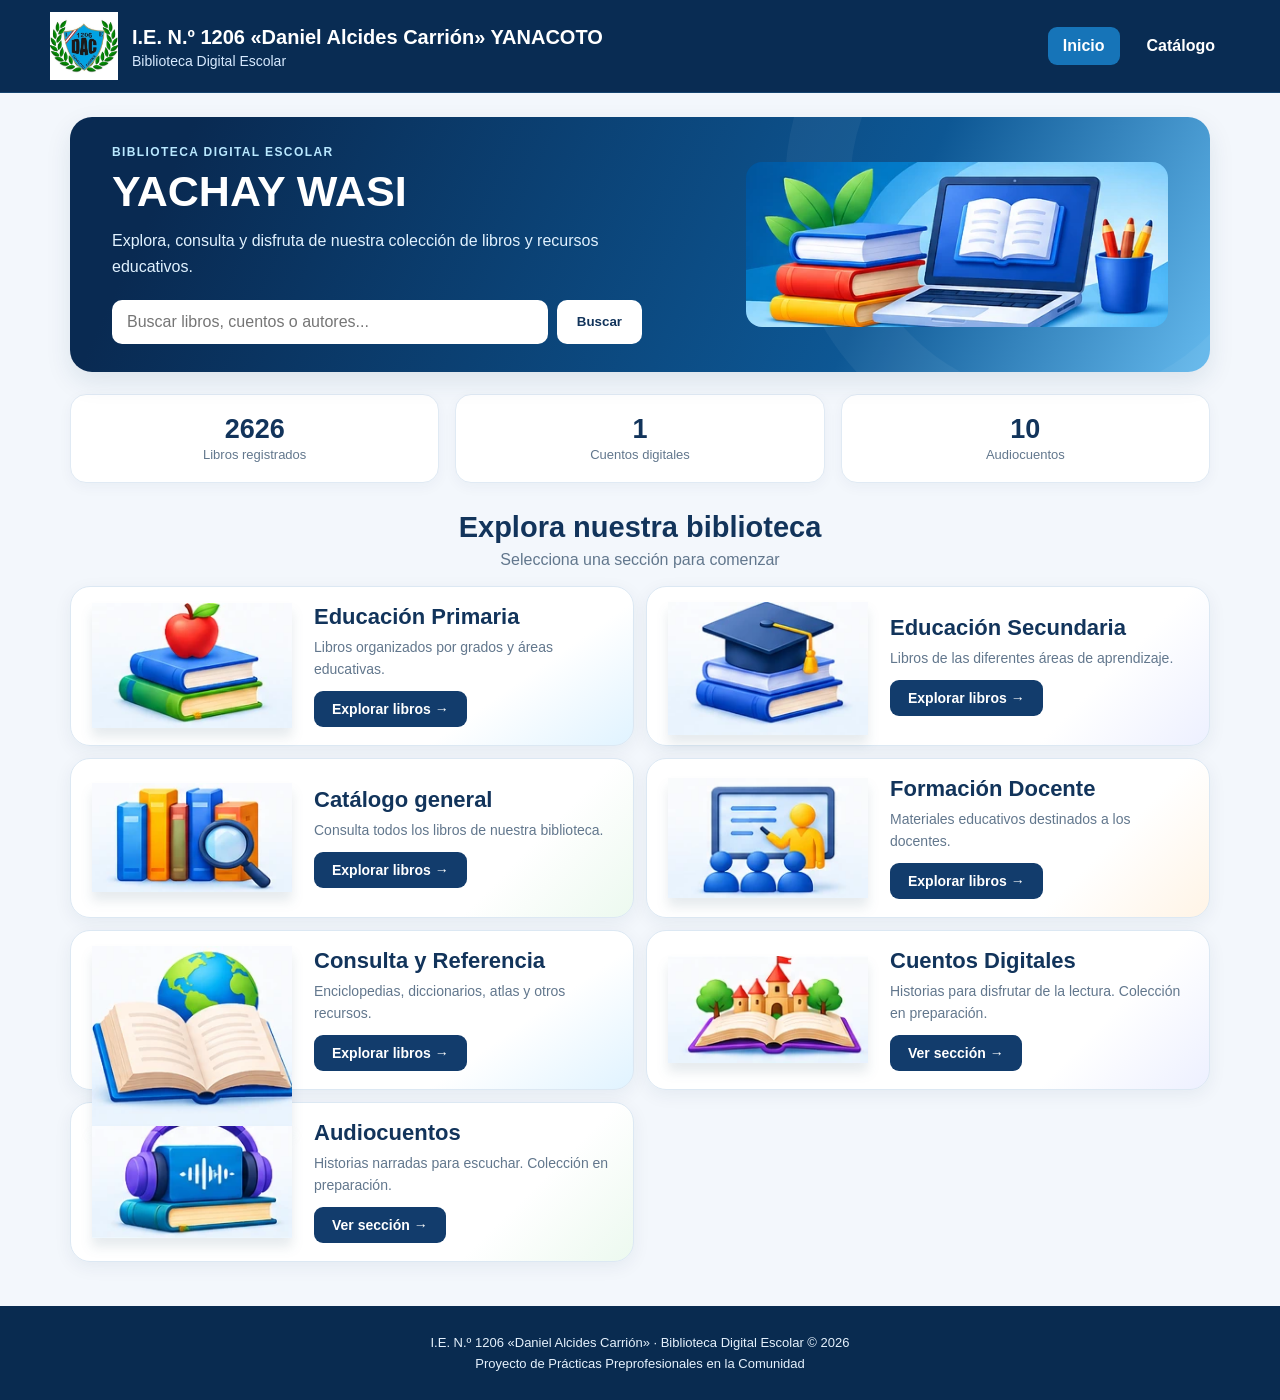
<file: index.html>
<!DOCTYPE html>
<html lang="es">

<head>
    <meta charset="UTF-8">
    <meta name="viewport" content="width=device-width, initial-scale=1">
    <meta name="description" content="Biblioteca Digital Escolar de la I.E. N.º 1206 Daniel Alcides Carrión">
    <title>Biblioteca Digital | I.E. 1206 DAC</title>
    <style>
        :root {
            --azul: #12345b;
            --oscuro: #092b50;
            --celeste: #e8f5ff;
            --fondo: #f3f7fc;
            --texto: #203851;
            --gris: #62778d
        }

        * {
            box-sizing: border-box
        }

        body {
            margin: 0;
            background: var(--fondo);
            color: var(--texto);
            font-family: 'Segoe UI', Arial, sans-serif
        }

        a:focus-visible,
        input:focus-visible {
            outline: 3px solid #65b8ef;
            outline-offset: 3px
        }

        .barra {
            background: #092c53;
            border-bottom: 1px solid #16446f;
            padding: 12px max(22px, calc((100% - 1180px)/2));
            display: flex;
            align-items: center;
            justify-content: space-between;
            gap: 20px
        }

        .identidad {
            display: flex;
            align-items: center;
            gap: 14px;
            min-width: 0
        }

        .identidad img {
            width: 68px;
            height: 68px;
            object-fit: contain
        }

        .identidad strong {
            display: block;
            font-size: clamp(15px, 2vw, 20px);
            color: #fff;
            line-height: 1.3
        }

        .identidad span {
            display: block;
            font-size: 14px;
            color: #d7eaff;
            margin-top: 3px
        }

        .nav {
            display: flex;
            gap: 12px;
            align-items: center
        }

        .nav a {
            color: #fff;
            text-decoration: none;
            font-weight: 650;
            padding: 10px 15px;
            border-radius: 9px
        }

        .nav a:hover,
        .nav .activo {
            background: #1674b8
        }

        main {
            max-width: 1180px;
            margin: 0 auto;
            padding: 24px 20px 44px
        }

        .hero {
            position: relative;
            overflow: hidden;
            display: grid;
            grid-template-columns: 1.2fr .8fr;
            align-items: center;
            min-height: 230px;
            padding: 28px 42px;
            border-radius: 22px;
            background: linear-gradient(115deg, #092a52 10%, #0d5794 70%, #64b9ed);
            color: #fff;
            box-shadow: 0 10px 26px #1436561a
        }

        .hero:before {
            pointer-events: none;
            content: '';
            position: absolute;
            width: 420px;
            height: 420px;
            border: 65px solid #ffffff0c;
            border-radius: 50%;
            right: -125px;
            top: -205px
        }

        .hero h1 {
            font-size: clamp(28px, 4vw, 43px);
            line-height: 1.15;
            margin: 8px 0 12px
        }

        .hero p {
            font-size: 16px;
            line-height: 1.6;
            color: #e1f2ff;
            max-width: 540px;
            margin: 0 0 20px
        }

        .etiqueta {
            font-size: 12px;
            font-weight: 750;
            letter-spacing: 1.4px;
            color: #b9e8ff;
            text-transform: uppercase
        }

        .busqueda {
    position: relative;
    z-index: 10;
    display: flex;
    width: 100%;
    max-width: 530px;
    gap: 9px;
}

        .busqueda input {
            position: relative;
            z-index: 11;
            min-width: 0;
            flex: 1;
            border: 0;
            border-radius: 10px;
            padding: 13px 15px;
            font: inherit;
            font-size: 16px;
            background: #ffffff;
            color: #203851;
            pointer-events: auto;
        }

        .busqueda input {
            min-width: 0;
            flex: 1;
            border: 0;
            border-radius: 10px;
            padding: 13px 15px;
            font: inherit
        }

        .busqueda button {
            border: 0;
            border-radius: 10px;
            padding: 12px 20px;
            background: #fff;
            color: var(--azul);
            font-weight: 750;
            cursor: pointer
        }

        .busqueda button:hover {
            background: #dff2ff
        }

        .hero-arte {
            position: relative;
            z-index: 1;
            display: flex;
            align-items: center;
            justify-content: center
        }

        .hero-arte img {
            width: 100%;
            max-height: 185px;
            object-fit: contain;
            border-radius: 16px;
            mix-blend-mode: screen
        }

        .titulo {
            text-align: center;
            margin: 18px 0 17px
        }

        .titulo h2 {
            font-size: clamp(23px, 3vw, 29px);
            color: var(--azul);
            margin: 0 0 7px
        }

        .titulo p {
            color: var(--gris);
            margin: 0
        }

        .tarjetas {
            display: grid;
            grid-template-columns: repeat(2, minmax(0, 1fr));
            gap: 12px
        }

        .tarjeta {
            display: flex;
            align-items: center;
            gap: 22px;
            min-width: 0;
            min-height: 157px;
            padding: 15px 21px;
            border: 1px solid #dce8f3;
            border-radius: 20px;
            background: linear-gradient(145deg, #fff 74%, #e0f3ff);
            box-shadow: 0 5px 18px #14365610;
            transition: transform .2s, box-shadow .2s
        }

        .tarjeta:hover {
            transform: translateY(-3px);
            box-shadow: 0 12px 25px #14365620
        }

        .tarjeta:nth-child(4n+2) {
            background: linear-gradient(135deg, #fff 76%, #edf0ff)
        }

        .tarjeta:nth-child(4n+3) {
            background: linear-gradient(135deg, #fff 76%, #ecf9ef)
        }

        .tarjeta:nth-child(4n+4) {
            background: linear-gradient(135deg, #fff 76%, #fff4e6)
        }

        .ilustracion {
            width: 200px;
            min-width: 200px;
            height: 128px;
            display: grid;
            place-items: center;
            font-size: 80px;
            line-height: 1;
            filter: drop-shadow(0 9px 6px #173f631b)
        }

        .ilustracion img {
            width: 100%;
            height: 100%;
            object-fit: contain
        }

        .tarjeta-contenido {
            min-width: 0;
            flex: 1
        }

        .tarjeta h3 {
            color: var(--azul);
            font-size: 22px;
            margin: 0 0 7px
        }

        .tarjeta p {
            font-size: 14px;
            line-height: 1.55;
            color: var(--gris);
            margin: 0 0 10px
        }

        .boton {
            display: inline-flex;
            align-items: center;
            justify-content: center;
            gap: 8px;
            background: #123c6c;
            color: #fff;
            text-decoration: none;
            border-radius: 9px;
            padding: 10px 18px;
            font-size: 14px;
            font-weight: 700
        }

        .boton:hover {
            background: #176b9d
        }

        .estadisticas{
            display:grid;
            grid-template-columns:repeat(3,minmax(0,1fr));
            gap:16px;
            margin:22px 0 28px;
        }

        .estadistica {
            background: #fff;
            border: 1px solid #e0eaf4;
            border-radius: 16px;
            padding: 19px;
            text-align: center;
            box-shadow: 0 4px 14px #1436560b
        }

        .estadistica strong {
            display: block;
            font-size: 27px;
            color: var(--azul)
        }

        .estadistica span {
            font-size: 13px;
            color: var(--gris)
        }

        footer {
            background: var(--oscuro);
            color: #e5f1fc;
            text-align: center;
            padding: 23px 15px;
            font-size: 13px
        }

        footer p {
            margin: 6px 0
        }

        @media(max-width:900px) {
            .tarjeta {
                gap: 12px;
                padding: 18px
            }

            .ilustracion {
                width: 115px;
                min-width: 115px;
                height: 100px;
                font-size: 65px
            }

            .tarjeta h3 {
                font-size: 18px
            }

            .hero-arte img {
                max-height: 145px
            }
        }

        @media(max-width:650px) {
            .barra {
                padding: 12px 16px
            }

            .identidad img {
                width: 52px;
                height: 52px
            }

            .identidad span {
                font-size: 12px
            }

            .nav a {
                padding: 8px;
                font-size: 13px
            }

            .hero {
                grid-template-columns: 1fr;
                padding: 28px 22px;
                min-height: 0
            }

            .hero-arte {
                display: none
            }

            .tarjetas {
                grid-template-columns: 1fr
            }

            .tarjeta {
                min-height: 155px
            }

            .estadisticas {
                gap: 8px
            }

            .estadistica {
                padding: 14px 5px
            }

            .estadistica strong {
                font-size: 22px
            }

            .estadistica span {
                font-size: 11px
            }

            main {
                padding: 16px 14px 35px
            }
        }

        @media(max-width:370px) {
            .busqueda {
                flex-direction: column
            }

            .nav a {
                font-size: 12px
            }

            .tarjeta {
                gap: 8px
            }

            .ilustracion {
                width: 85px;
                min-width: 85px;
                font-size: 55px
            }
        }

        @media(prefers-reduced-motion:reduce) {
            .tarjeta {
                transition: none
            }
        }
    </style>
</head>

<body>
    <nav class="barra" aria-label="Navegación principal">
        <div class="identidad">
            <img src="imagenes/escudo.png" alt="Escudo del colegio">
            <div><strong>I.E. N.º 1206 «Daniel Alcides Carrión» YANACOTO</strong><span>Biblioteca Digital Escolar</span></div>
        </div>
        <div class="nav"><a class="activo" href="index.html" aria-current="page">Inicio</a><a
                href="libros.html?vista=todos">Catálogo</a></div>
    </nav>
    <main>
        <section class="hero" aria-labelledby="titulo-principal">
            <div>
                <div class="etiqueta">Biblioteca Digital Escolar</div>
                <h1 id="titulo-principal">YACHAY WASI</h1>
                <p>Explora, consulta y disfruta de nuestra colección de libros y recursos educativos.</p>
                <form class="busqueda" action="buscar.html" method="get">
                    <input type="search" name="q" placeholder="Buscar libros, cuentos o autores..."
                        aria-label="Buscar libros, cuentos o autores" required>
                    <button type="submit">Buscar</button>
                </form>
            </div>
            <div class="hero-arte" aria-hidden="true"><img src="imagenes/portada/hero.webp" alt=""></div>
        </section>
        <section class="estadisticas" aria-label="Estadísticas de la biblioteca">
            <div class="estadistica"><strong id="totalLibros">0</strong><span>Libros registrados</span></div>
            <div class="estadistica"><strong id="totalCuentos">0</strong><span>Cuentos digitales</span></div>
            <div class="estadistica"><strong id="totalAudios">0</strong><span>Audiocuentos</span></div>
        </section>
        <section aria-labelledby="titulo-secciones">
            <div class="titulo">
                <h2 id="titulo-secciones">Explora nuestra biblioteca</h2>
                <p>Selecciona una sección para comenzar</p>
            </div>
            <div class="tarjetas">
                <article class="tarjeta">
                    <div class="ilustracion" aria-hidden="true"><img src="imagenes/portada/primaria.webp" alt=""></div>
                    <div class="tarjeta-contenido">
                        <h3>Educación Primaria</h3>
                        <p>Libros organizados por grados y áreas educativas.</p><a class="boton"
                            href="primaria.html">Explorar libros →</a>
                    </div>
                </article>
                <article class="tarjeta">
                    <div class="ilustracion" aria-hidden="true"><img src="imagenes/portada/secundaria.webp" alt="">
                    </div>
                    <div class="tarjeta-contenido">
                        <h3>Educación Secundaria</h3>
                        <p>Libros de las diferentes áreas de aprendizaje.</p><a class="boton"
                            href="secundaria.html">Explorar libros →</a>
                    </div>
                </article>
                <article class="tarjeta">
                    <div class="ilustracion" aria-hidden="true"><img src="imagenes/portada/catalogo.webp" alt=""></div>
                    <div class="tarjeta-contenido">
                        <h3>Catálogo general</h3>
                        <p>Consulta todos los libros de nuestra biblioteca.</p><a class="boton"
                            href="libros.html?vista=todos">Explorar libros →</a>
                    </div>
                </article>
                <article class="tarjeta">
                    <div class="ilustracion" aria-hidden="true"><img src="imagenes/portada/docente.webp" alt=""></div>
                    <div class="tarjeta-contenido">
                        <h3>Formación Docente</h3>
                        <p>Materiales educativos destinados a los docentes.</p><a class="boton"
                            href="docente.html">Explorar libros →</a>
                    </div>
                </article>
                <article class="tarjeta">
                    <div class="ilustracion" aria-hidden="true"><img src="imagenes/portada/referencia.webp" alt="">
                    </div>
                    <div class="tarjeta-contenido">
                        <h3>Consulta y Referencia</h3>
                        <p>Enciclopedias, diccionarios, atlas y otros recursos.</p><a class="boton"
                            href="transversal.html">Explorar libros →</a>
                    </div>
                </article>
                <article class="tarjeta">
                    <div class="ilustracion" aria-hidden="true"><img src="imagenes/portada/cuentos.webp" alt=""></div>
                    <div class="tarjeta-contenido">
                        <h3>Cuentos Digitales</h3>
                        <p>Historias para disfrutar de la lectura. Colección en preparación.</p><a class="boton"
                            href="cuentos.html">Ver sección →</a>
                    </div>
                </article>
                <article class="tarjeta">
                    <div class="ilustracion" aria-hidden="true"><img src="imagenes/portada/audios.webp" alt=""></div>
                    <div class="tarjeta-contenido">
                        <h3>Audiocuentos</h3>
                        <p>Historias narradas para escuchar. Colección en preparación.</p><a class="boton"
                            href="audiocuentos.html">Ver sección →</a>
                    </div>
                </article>
            </div>
        </section>
    </main>
    <footer>
        <p>I.E. N.º 1206 «Daniel Alcides Carrión» · Biblioteca Digital Escolar © 2026</p>
        <p>Proyecto de Prácticas Preprofesionales en la Comunidad</p>
    </footer>
    <script src="js/estadisticas.js"></script>
</body>

</html>
</file>
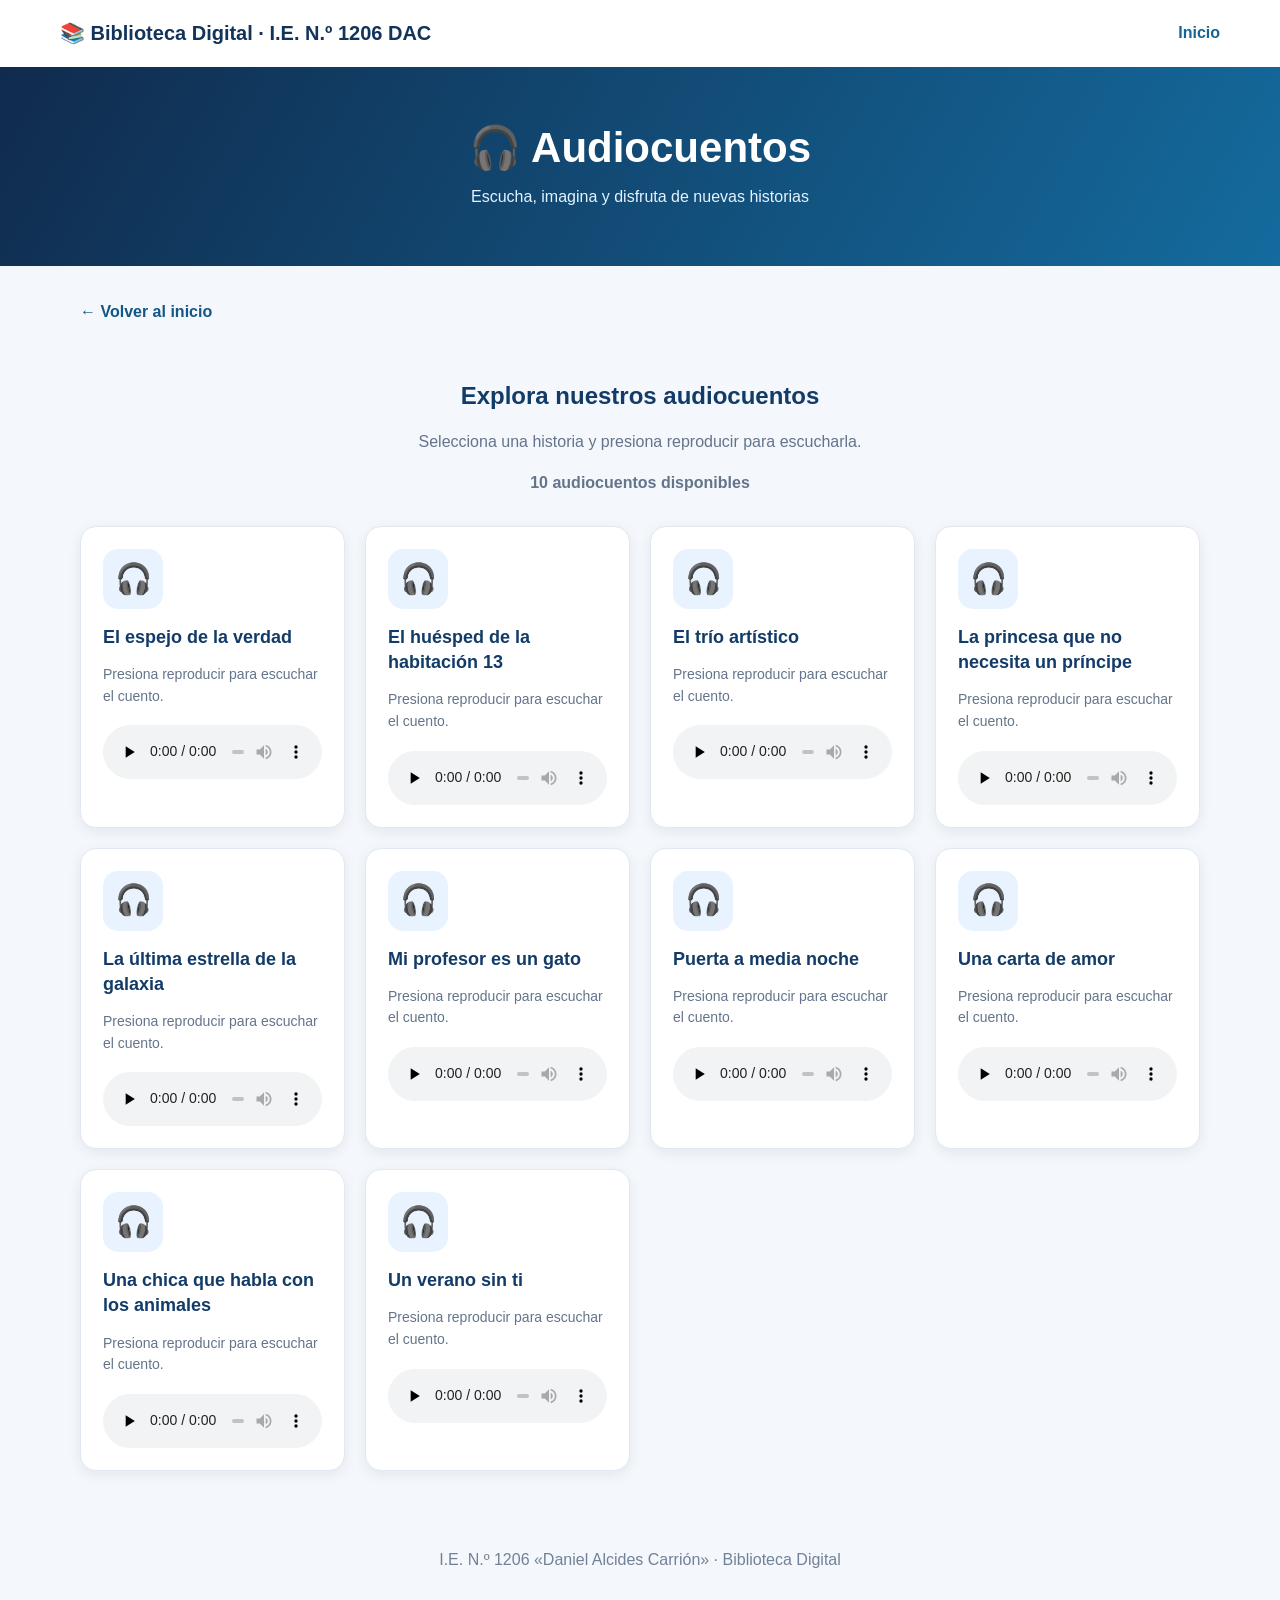
<file: audiocuentos.html>
<!doctype html>
<html lang="es">
<head>
    <meta charset="utf-8">
    <meta name="viewport" content="width=device-width, initial-scale=1">
    <title>Audiocuentos | Biblioteca DAC</title>
    <link rel="stylesheet" href="estilos.css">

    <style>
        .audio-intro {
            text-align: center;
            margin: 30px 0;
        }

        .audio-intro h2 {
            color: #123b68;
            margin-bottom: 10px;
        }

        .audio-intro p {
            color: #64748b;
        }

        .audio-grid {
            display: grid;
            grid-template-columns: repeat(
                auto-fit, minmax(260px, 1fr)
            );
            gap: 20px;
            margin: 25px 0 45px;
        }

        .audio-card {
            background: white;
            border: 1px solid #e2e8f0;
            border-radius: 16px;
            padding: 22px;
            box-shadow: 0 4px 14px rgba(0,40,90,.07);
            transition: .2s;
        }

        .audio-card:hover {
            transform: translateY(-3px);
            box-shadow: 0 8px 20px rgba(0,40,90,.12);
        }

        .audio-icon {
            width: 60px;
            height: 60px;
            background: #e8f3ff;
            border-radius: 15px;
            display: grid;
            place-items: center;
            font-size: 30px;
            margin-bottom: 16px;
        }

        .audio-card h2 {
            color: #123b68;
            font-size: 18px;
            margin-bottom: 10px;
            line-height: 1.4;
        }

        .audio-card p {
            color: #64748b;
            font-size: 14px;
            margin-bottom: 18px;
        }

        .audio-card audio {
            width: 100%;
            display: block;
        }

        .audio-count {
            color: #174b80;
            font-weight: bold;
        }
    </style>
</head>

<body>

<header>
    <strong>📚 Biblioteca Digital · I.E. N.º 1206 DAC</strong>
    <a href="index.html">Inicio</a>
</header>

<section class="hero">
    <h1>🎧 Audiocuentos</h1>
    <p>Escucha, imagina y disfruta de nuevas historias</p>
</section>

<main class="container">

    <a class="back" href="index.html">
        ← Volver al inicio
    </a>

    <div class="audio-intro">
        <h2>Explora nuestros audiocuentos</h2>
        <p>
            Selecciona una historia y presiona
            reproducir para escucharla.
        </p>
        <p class="audio-count" id="contador"></p>
    </div>

    <div class="audio-grid" id="lista-audios"></div>

</main>

<footer>
    I.E. N.º 1206 «Daniel Alcides Carrión» · Biblioteca Digital
</footer>

<script>
async function cargarAudiocuentos() {

    const contenedor =
        document.getElementById("lista-audios");

    const contador =
        document.getElementById("contador");

    try {
        const respuesta =
            await fetch("datos/audiocuentos.json");

        if (!respuesta.ok) {
            throw new Error("No se pudo cargar el catálogo");
        }

        const cuentos = await respuesta.json();

        if (!Array.isArray(cuentos)) {
            throw new Error("Formato JSON incorrecto");
        }

        contador.textContent =
            cuentos.length + " audiocuentos disponibles";

        if (cuentos.length === 0) {
            contenedor.textContent =
                "Todavía no hay audiocuentos disponibles.";
            return;
        }

        cuentos.forEach(cuento => {

            const tarjeta =
                document.createElement("article");
            tarjeta.className = "audio-card";

            const icono =
                document.createElement("div");
            icono.className = "audio-icon";
            icono.textContent = "🎧";

            const titulo =
                document.createElement("h2");
            titulo.textContent = cuento.titulo;

            const descripcion =
                document.createElement("p");
            descripcion.textContent =
                "Presiona reproducir para escuchar el cuento.";

            const reproductor =
                document.createElement("audio");
            reproductor.controls = true;
            reproductor.preload = "none";
            reproductor.src = cuento.audio;

            tarjeta.append(
                icono,
                titulo,
                descripcion,
                reproductor
            );

            contenedor.appendChild(tarjeta);
        });

        // Solo un audiocuento sonará a la vez
        const reproductores =
            document.querySelectorAll(".audio-card audio");

        reproductores.forEach(audio => {
            audio.addEventListener("play", () => {
                reproductores.forEach(otro => {
                    if (otro !== audio) {
                        otro.pause();
                    }
                });
            });
        });

    } catch (error) {
        console.error(error);
        contenedor.textContent =
            "No se pudieron cargar los audiocuentos.";
    }
}

cargarAudiocuentos();
</script>

</body>
</html>
</file>
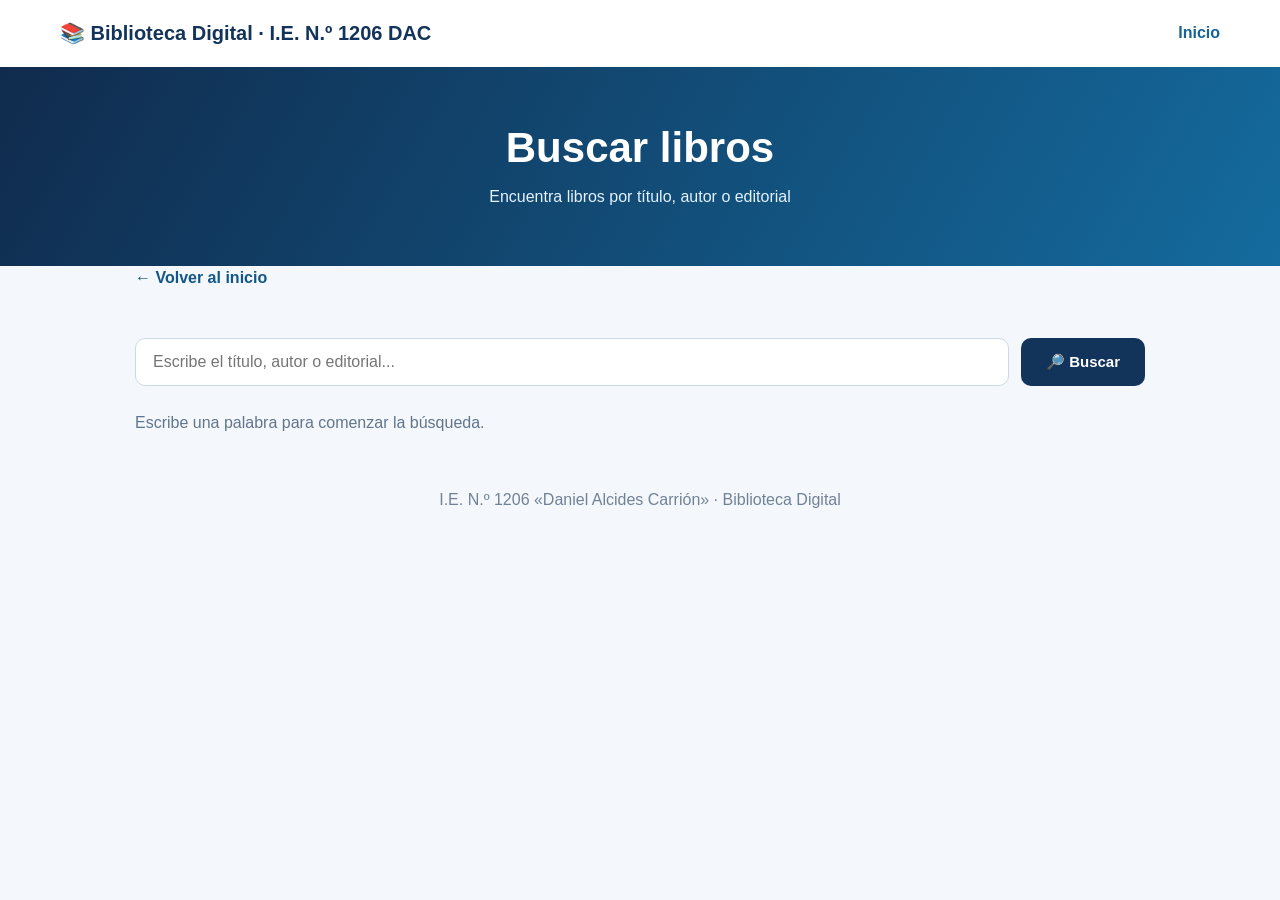
<file: buscar.html>
<!DOCTYPE html>
<html lang="es">

<head>
    <meta charset="UTF-8">
    <meta name="viewport" content="width=device-width, initial-scale=1">

    <title>Buscar libros | Biblioteca Digital DAC</title>

    <link rel="stylesheet" href="estilos.css">

    <style>
        .busqueda-contenedor {
            max-width: 1050px;
            margin: 0 auto;
        }

        .formulario-busqueda {
            display: flex;
            gap: 12px;
            margin: 25px 0;
        }

        .formulario-busqueda input {
            flex: 1;
            min-width: 0;
            padding: 14px 17px;
            border: 1px solid #cbd8e5;
            border-radius: 10px;
            font-size: 16px;
            outline: none;
        }

        .formulario-busqueda input:focus {
            border-color: #176b9d;
            box-shadow: 0 0 0 3px #176b9d20;
        }

        .boton-buscar {
            padding: 13px 25px;
            background: #12345b;
            color: white;
            border: none;
            border-radius: 10px;
            font-size: 15px;
            font-weight: 600;
            cursor: pointer;
        }

        .boton-buscar:hover {
            background: #176b9d;
        }

        .informacion-resultados {
            color: #61758b;
            margin: 20px 0;
        }

        .resultados {
            display: grid;
            grid-template-columns:
                repeat(auto-fill, minmax(210px, 1fr));
            gap: 20px;
        }

        .libro-resultado {
            background: white;
            border: 1px solid #e4edf6;
            border-radius: 15px;
            overflow: hidden;
            box-shadow: 0 4px 15px #14365615;
            transition: transform .2s, box-shadow .2s;
        }

        .libro-resultado:hover {
            transform: translateY(-4px);
            box-shadow: 0 10px 25px #14365625;
        }

        .portada-resultado {
            height: 230px;
            background: linear-gradient(
                145deg, #e8f3fb, #f7fbff
            );
            display: flex;
            justify-content: center;
            align-items: center;
        }

        .portada-resultado img {
            width: 100%;
            height: 100%;
            object-fit: contain;
        }

        .sin-portada {
            font-size: 65px;
            color: #176b9d;
        }

        .datos-libro {
            padding: 18px;
        }

        .datos-libro h3 {
            font-size: 17px;
            color: #12345b;
            margin: 0 0 12px;
        }

        .datos-libro p {
            font-size: 14px;
            color: #61758b;
            margin: 7px 0;
            line-height: 1.5;
        }

        .mensaje {
            background: white;
            border: 1px solid #e4edf6;
            border-radius: 12px;
            padding: 28px;
            text-align: center;
            color: #61758b;
            grid-column: 1 / -1;
        }

        @media (max-width: 600px) {
            .formulario-busqueda {
                flex-direction: column;
            }

            .boton-buscar {
                width: 100%;
            }
        }
    </style>
</head>

<body>

    <header>
        <strong>
            📚 Biblioteca Digital · I.E. N.º 1206 DAC
        </strong>
        <a href="index.html">Inicio</a>
    </header>

    <section class="hero">
        <h1>Buscar libros</h1>
        <p>
            Encuentra libros por título, autor o editorial
        </p>
    </section>

    <main class="container busqueda-contenedor">

        <a class="back" href="index.html">
            ← Volver al inicio
        </a>

        <form
            class="formulario-busqueda"
            action="buscar.html"
            method="get"
        >
            <input
                type="search"
                id="campoBusqueda"
                name="q"
                placeholder="Escribe el título, autor o editorial..."
                aria-label="Buscar libros"
                required
            >

            <button class="boton-buscar" type="submit">
                🔎 Buscar
            </button>
        </form>

        <p
            class="informacion-resultados"
            id="informacionResultados"
            aria-live="polite"
        ></p>

        <div class="resultados" id="resultados"></div>

    </main>

    <footer>
        I.E. N.º 1206 «Daniel Alcides Carrión»
        · Biblioteca Digital
    </footer>

    <script>
        const parametros = new URLSearchParams(
            window.location.search
        );

        const consulta = (
            parametros.get("q") || ""
        ).trim();

        const campoBusqueda = document.getElementById(
            "campoBusqueda"
        );

        const resultados = document.getElementById(
            "resultados"
        );

        const informacion = document.getElementById(
            "informacionResultados"
        );

        campoBusqueda.value = consulta;

        function normalizar(texto) {
            return String(texto ?? "")
                .normalize("NFD")
                .replace(/[\u0300-\u036f]/g, "")
                .toLowerCase()
                .trim();
        }

        function crearElemento(etiqueta, clase, texto) {
            const elemento = document.createElement(etiqueta);

            if (clase) {
                elemento.className = clase;
            }

            if (texto !== undefined) {
                elemento.textContent = texto;
            }

            return elemento;
        }

        function crearTarjeta(libro) {
            const tarjeta = crearElemento(
                "article",
                "libro-resultado"
            );

            const portada = crearElemento(
                "div",
                "portada-resultado"
            );

            const rutaPortada = libro.portada;

            if (rutaPortada) {
                const imagen = document.createElement("img");

                imagen.src = rutaPortada;
                imagen.alt = "Portada de " +
                    (libro.titulo || "libro");

                imagen.onerror = function () {
                    portada.replaceChildren(
                        crearElemento(
                            "span",
                            "sin-portada",
                            "📖"
                        )
                    );
                };

                portada.appendChild(imagen);
            } else {
                portada.appendChild(
                    crearElemento(
                        "span",
                        "sin-portada",
                        "📖"
                    )
                );
            }

            const datos = crearElemento(
                "div",
                "datos-libro"
            );

            datos.appendChild(
                crearElemento(
                    "h3",
                    "",
                    libro.titulo || "Sin título"
                )
            );

            const campos = [
                ["Autor", libro.autor],
                ["Editorial", libro.editorial],
                ["Nivel", libro.nivel],
                ["Área", libro.area],
                ["Grado", libro.grado]
            ];

            campos.forEach(([nombre, valor]) => {
                if (valor !== undefined &&
                    valor !== null &&
                    String(valor).trim() !== "") {

                    const parrafo = document.createElement("p");
                    const etiqueta = document.createElement("strong");

                    etiqueta.textContent = nombre + ": ";
                    parrafo.appendChild(etiqueta);
                    parrafo.appendChild(
                        document.createTextNode(String(valor))
                    );

                    datos.appendChild(parrafo);
                }
            });

            tarjeta.appendChild(portada);
            tarjeta.appendChild(datos);

            return tarjeta;
        }

        function mostrarMensaje(mensaje) {
            resultados.replaceChildren(
                crearElemento("div", "mensaje", mensaje)
            );
        }

        async function buscarLibros() {
            if (!consulta) {
                informacion.textContent =
                    "Escribe una palabra para comenzar la búsqueda.";

                return;
            }

            informacion.textContent = "Buscando libros...";

            try {
                const respuesta = await fetch(
                    "datos/libros.json"
                );

                if (!respuesta.ok) {
                    throw new Error(
                        "No se pudo cargar el catálogo."
                    );
                }

                const libros = await respuesta.json();

                if (!Array.isArray(libros)) {
                    throw new Error(
                        "El catálogo no tiene el formato esperado."
                    );
                }

                const palabras = normalizar(consulta)
                    .split(/\s+/)
                    .filter(Boolean);

                const encontrados = libros.filter(libro => {
                    const contenido = normalizar([
                        libro.titulo,
                        libro.autor,
                        libro.editorial
                    ].join(" "));

                    return palabras.every(
                        palabra => contenido.includes(palabra)
                    );
                });

                informacion.textContent =
                    encontrados.length +
                    " resultado(s) para: " + consulta;

                if (encontrados.length === 0) {
                    mostrarMensaje(
                        "No se encontraron libros con esa búsqueda."
                    );
                    return;
                }

                const fragmento = document.createDocumentFragment();

                encontrados.forEach(libro => {
                    fragmento.appendChild(crearTarjeta(libro));
                });

                resultados.replaceChildren(fragmento);

            } catch (error) {
                console.error(error);

                informacion.textContent =
                    "No se pudo completar la búsqueda.";

                mostrarMensaje(
                    "No fue posible cargar el catálogo. " +
                    "Verifica que estés usando Live Server " +
                    "y que exista datos/libros.json."
                );
            }
        }

        buscarLibros();
    </script>

</body>
</html>
</file>
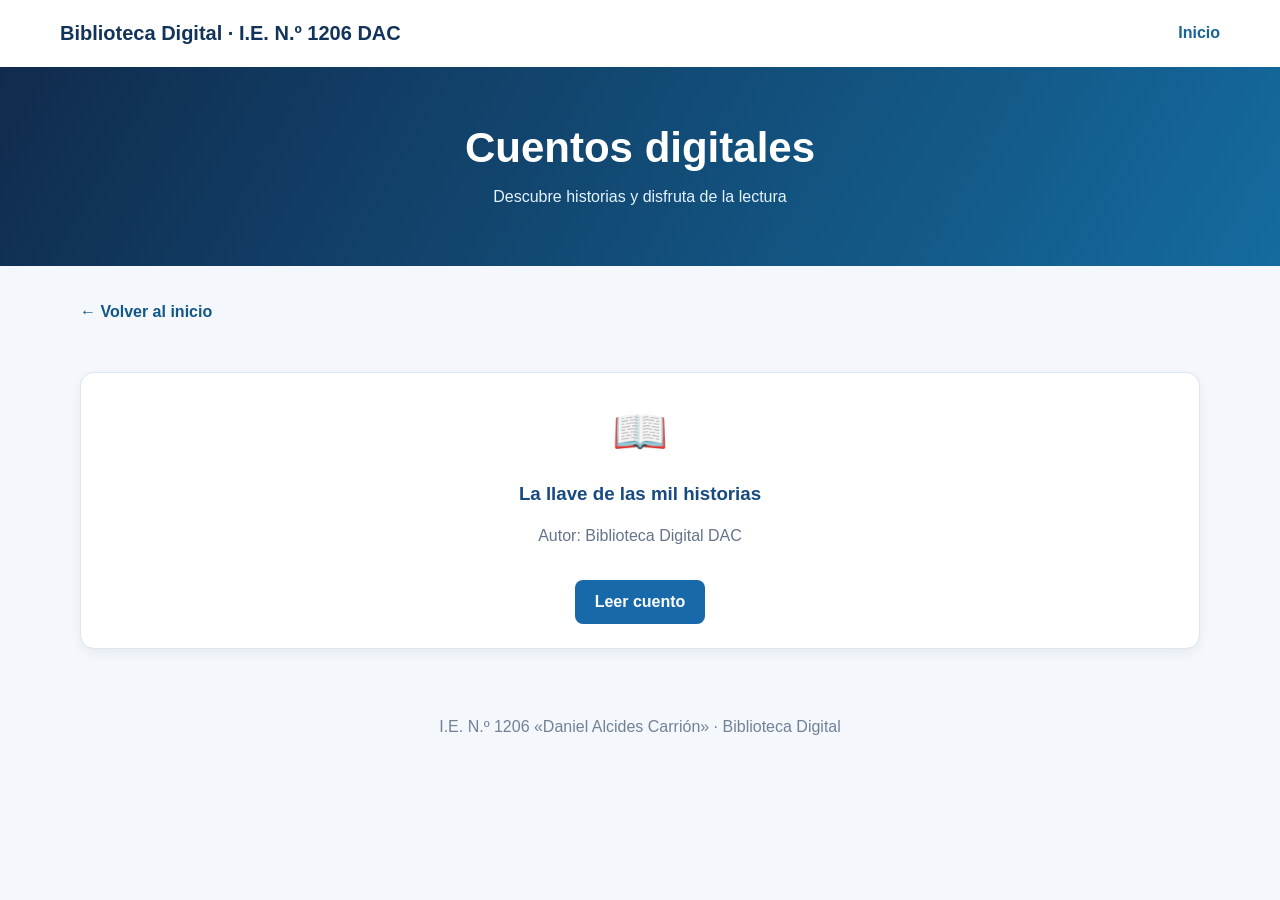
<file: cuentos.html>
<!doctype html>
<html lang="es">
<head>
  <meta charset="utf-8">
  <meta name="viewport" content="width=device-width, initial-scale=1">
  <title>Cuentos digitales | Biblioteca DAC</title>
  <link rel="stylesheet" href="estilos.css">

  <style>
    .cuentos-grid {
      display: grid;
      grid-template-columns: repeat(auto-fit, minmax(240px, 1fr));
      gap: 20px;
      margin: 25px 0;
    }

    .cuento-card {
      background: white;
      border: 1px solid #dce6f0;
      border-radius: 14px;
      padding: 24px;
      text-align: center;
      box-shadow: 0 4px 12px rgba(0,0,0,0.06);
    }

    .cuento-card h3 {
      color: #174a80;
      margin: 12px 0;
    }

    .cuento-card p {
      color: #64748b;
    }

    .cuento-card a {
      display: inline-block;
      margin-top: 15px;
      padding: 10px 20px;
      background: #1769aa;
      color: white;
      border-radius: 8px;
      text-decoration: none;
      font-weight: bold;
    }

    .cuento-card a:hover {
      background: #104d80;
    }
  </style>
</head>

<body>

  <header>
    <strong>Biblioteca Digital · I.E. N.º 1206 DAC</strong>
    <a href="index.html">Inicio</a>
  </header>

  <section class="hero">
    <h1>Cuentos digitales</h1>
    <p>Descubre historias y disfruta de la lectura</p>
  </section>

  <main class="container">

    <a class="back" href="index.html">← Volver al inicio</a>

    <div id="lista-cuentos" class="cuentos-grid">
      <p>Cargando cuentos digitales...</p>
    </div>

  </main>

  <footer>
    I.E. N.º 1206 «Daniel Alcides Carrión» · Biblioteca Digital
  </footer>

  <script>
    async function cargarCuentos() {
      const contenedor = document.getElementById("lista-cuentos");

      try {
        const respuesta = await fetch("datos/cuentos.json");

        if (!respuesta.ok) {
          throw new Error("No se pudo cargar el archivo JSON");
        }

        const cuentos = await respuesta.json();

        contenedor.innerHTML = "";

        if (!Array.isArray(cuentos) || cuentos.length === 0) {
          contenedor.textContent = "Todavía no hay cuentos disponibles.";
          return;
        }

        cuentos.forEach(cuento => {
          const tarjeta = document.createElement("div");
          tarjeta.className = "cuento-card";

          const icono = document.createElement("div");
          icono.textContent = "📖";
          icono.style.fontSize = "45px";

          const titulo = document.createElement("h3");
          titulo.textContent = cuento.titulo || "Sin título";

          const autor = document.createElement("p");
          autor.textContent = "Autor: " + (cuento.autor || "No especificado");

          const enlace = document.createElement("a");
          enlace.textContent = "Leer cuento";
          enlace.href = cuento.archivo;
          enlace.target = "_blank";
          enlace.rel = "noopener noreferrer";

          tarjeta.append(icono, titulo, autor, enlace);
          contenedor.appendChild(tarjeta);
        });

      } catch (error) {
        contenedor.textContent =
          "No se pudieron cargar los cuentos digitales.";
        console.error(error);
      }
    }

    cargarCuentos();
  </script>

</body>
</html>
</file>
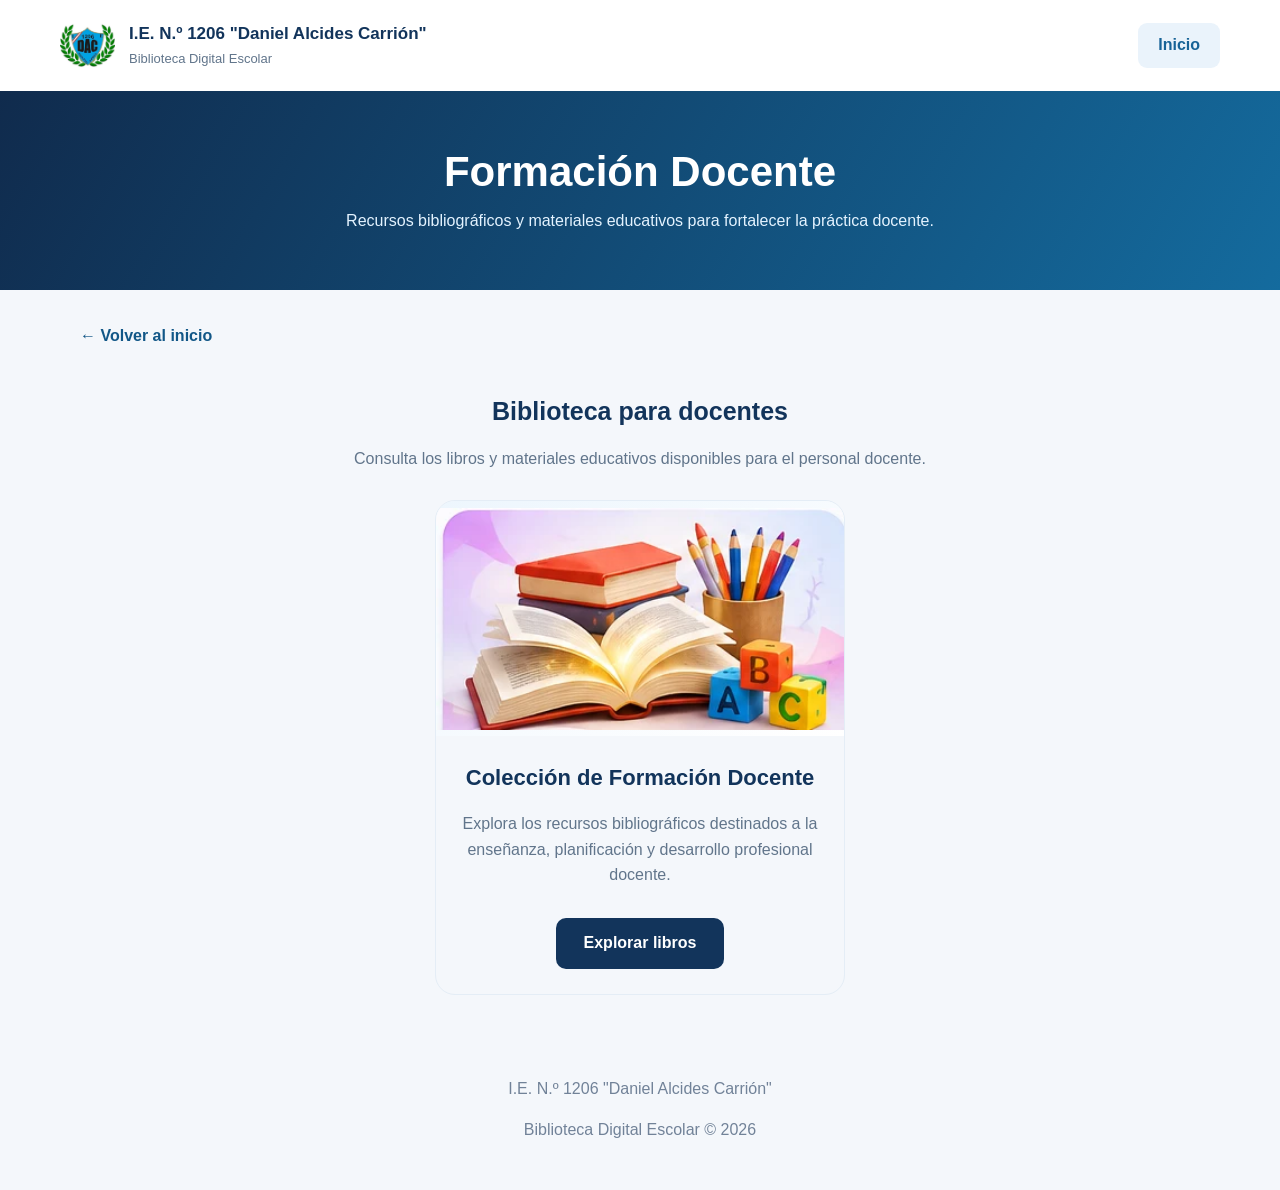
<file: docente.html>
<!DOCTYPE html>
<html lang="es">

<head>
    <meta charset="UTF-8">
    <meta name="viewport" content="width=device-width, initial-scale=1">

    <title>Formación Docente | Biblioteca Digital DAC</title>

    <link rel="stylesheet" href="estilos.css">

    <style>
        /* ENCABEZADO INSTITUCIONAL */

        .encabezado-biblioteca {
            display: flex;
            align-items: center;
            justify-content: space-between;
            gap: 20px;
        }

        .identidad {
            display: flex;
            align-items: center;
            gap: 14px;
        }

        .identidad img {
            width: 55px;
            height: 55px;
            object-fit: contain;
        }

        .identidad strong {
            display: block;
            font-size: 17px;
            line-height: 1.4;
        }

        .identidad span {
            display: block;
            font-size: 13px;
            color: #61758b;
            margin-top: 3px;
        }

        .enlace-inicio {
            padding: 10px 20px;
            background: #eaf3fb;
            border-radius: 9px;
            white-space: nowrap;
        }

        .enlace-inicio:hover {
            background: #d7e9f8;
        }

        /* PRESENTACIÓN */

        .intro-seccion {
            text-align: center;
            margin-bottom: 28px;
        }

        .intro-seccion h2 {
            color: #12345b;
            font-size: 25px;
            margin-bottom: 10px;
        }

        .intro-seccion p {
            color: #61758b;
            line-height: 1.6;
        }

        /* TARJETA CON IMAGEN 3D */

        .tarjeta-docente {
            max-width: 410px;
            margin: 0 auto;
            padding: 0;
            overflow: hidden;
            border-radius: 20px;
            border: 1px solid #e4edf6;
            text-align: center;
            transition: transform .25s ease,
                        box-shadow .25s ease;
        }

        .tarjeta-docente:hover {
            transform: translateY(-5px);
            box-shadow: 0 12px 30px #14365625;
        }

        .imagen-docente {
            height: 235px;
            background: linear-gradient(
                145deg,
                #edf6fd,
                #ffffff
            );

            display: flex;
            justify-content: center;
            align-items: center;
            overflow: hidden;
        }

        .imagen-docente img {
            width: 100%;
            height: 100%;
            object-fit: contain;
            transition: transform .3s ease;
        }

        .tarjeta-docente:hover .imagen-docente img {
            transform: scale(1.04);
        }

        .contenido-docente {
            padding: 25px;
        }

        .contenido-docente h2 {
            color: #12345b;
            font-size: 22px;
            margin: 0 0 12px;
        }

        .contenido-docente p {
            color: #61758b;
            line-height: 1.6;
        }

        .boton-docente {
            display: inline-block;
            margin-top: 14px;
            padding: 13px 28px;
            background: #12345b;
            color: white;
            border-radius: 10px;
            text-decoration: none;
            font-weight: 600;
            transition: background .2s ease;
        }

        .boton-docente:hover {
            background: #176b9d;
        }

        /* ADAPTACIÓN A CELULARES */

        @media (max-width: 600px) {
            .identidad img {
                width: 43px;
                height: 43px;
            }

            .identidad strong {
                font-size: 13px;
            }

            .identidad span {
                font-size: 11px;
            }

            .enlace-inicio {
                padding: 9px 12px;
                font-size: 13px;
            }

            .imagen-docente {
                height: 200px;
            }

            .intro-seccion h2 {
                font-size: 21px;
            }
        }
    </style>
</head>

<body>

    <!-- ENCABEZADO -->

    <header class="encabezado-biblioteca">

        <div class="identidad">
            <img
                src="imagenes/escudo.png"
                alt="Escudo del colegio"
            >

            <div>
                <strong>
                    I.E. N.º 1206 "Daniel Alcides Carrión"
                </strong>
                <span>Biblioteca Digital Escolar</span>
            </div>
        </div>

        <a class="enlace-inicio" href="index.html">
            Inicio
        </a>

    </header>

    <!-- PORTADA DE SECCIÓN -->

    <section class="hero">
        <h1>Formación Docente</h1>
        <p>
            Recursos bibliográficos y materiales educativos
            para fortalecer la práctica docente.
        </p>
    </section>

    <!-- CONTENIDO PRINCIPAL -->

    <main class="container">

        <a class="back" href="index.html">
            ← Volver al inicio
        </a>

        <div class="intro-seccion">
            <h2>Biblioteca para docentes</h2>
            <p>
                Consulta los libros y materiales educativos
                disponibles para el personal docente.
            </p>
        </div>

        <div class="tarjeta-docente">

            <div class="imagen-docente">
                <img
                    src="imagenes/areas/formacion-docente.png"
                    alt="Materiales educativos para docentes"
                >
            </div>

            <div class="contenido-docente">

                <h2>Colección de Formación Docente</h2>

                <p>
                    Explora los recursos bibliográficos
                    destinados a la enseñanza, planificación
                    y desarrollo profesional docente.
                </p>

                <a
                    class="boton-docente"
                    href="libros.html?nivel=docente"
                >
                    Explorar libros
                </a>

            </div>

        </div>

    </main>

    <!-- PIE DE PÁGINA -->

    <footer>
        <p>
            I.E. N.º 1206 "Daniel Alcides Carrión"
        </p>

        <p>
            Biblioteca Digital Escolar © 2026
        </p>
    </footer>

</body>
</html>
</file>
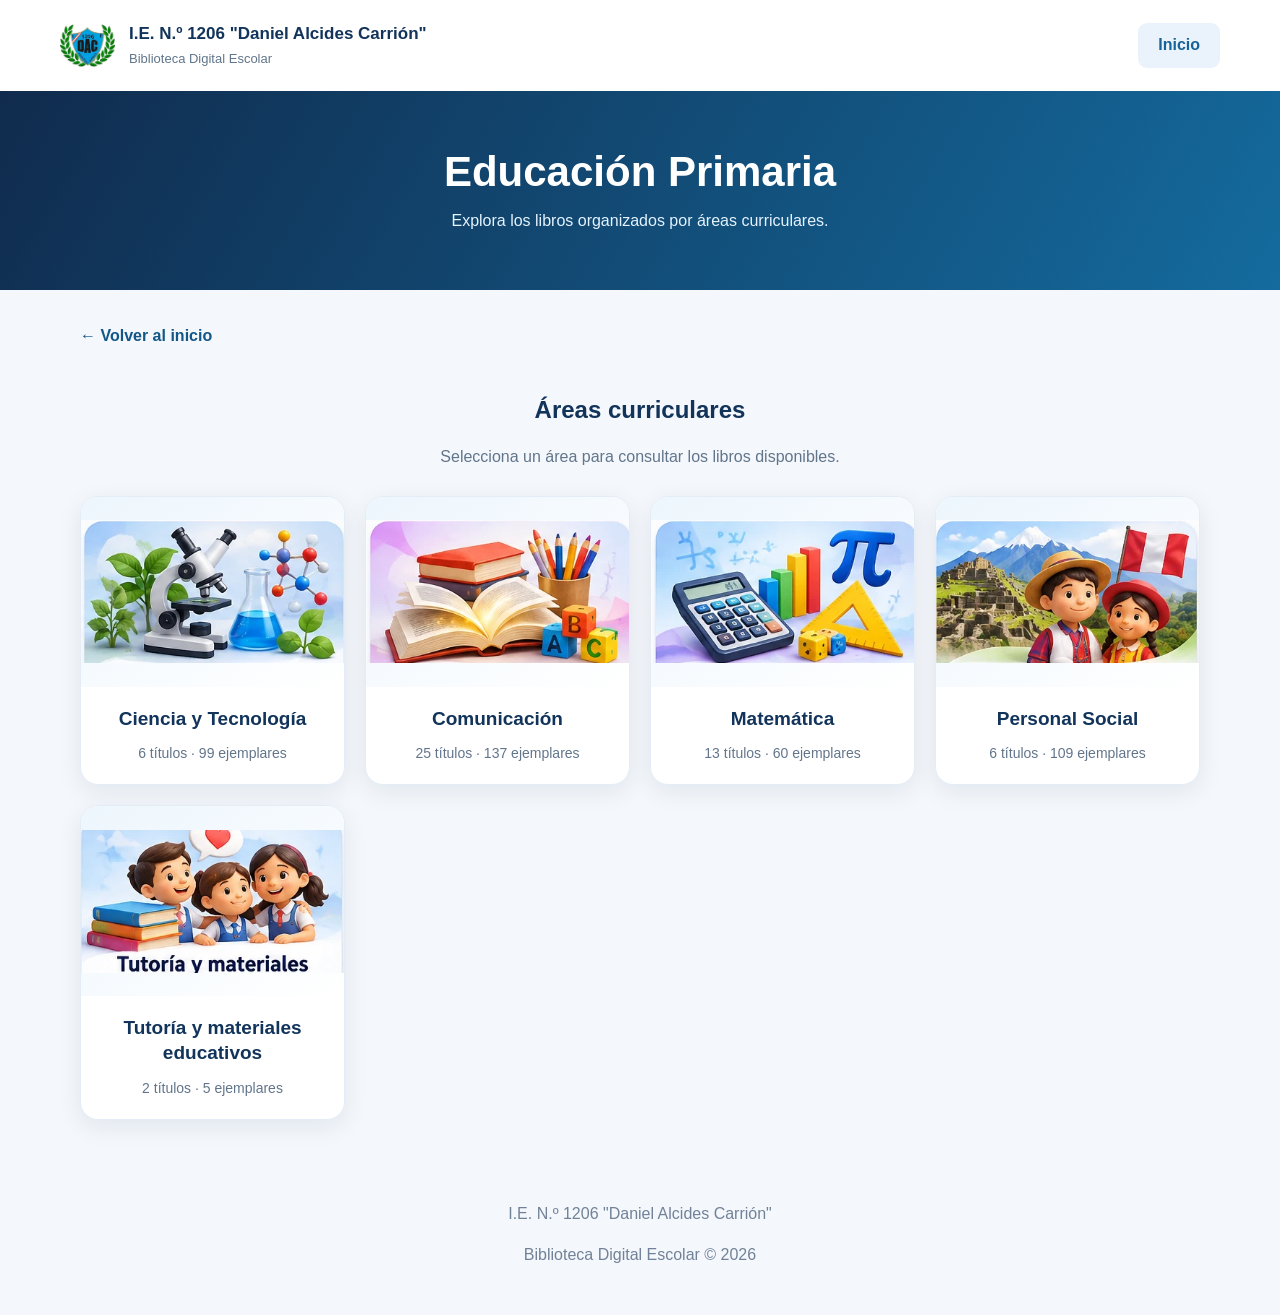
<file: primaria.html>
<!DOCTYPE html>
<html lang="es">
<head>
    <meta charset="UTF-8">
    <meta name="viewport" content="width=device-width, initial-scale=1">
    <title>Educación Primaria | Biblioteca Digital DAC</title>
    <link rel="stylesheet" href="estilos.css">
    <style>
        .encabezado-biblioteca {
            display: flex;
            align-items: center;
            justify-content: space-between;
            gap: 20px;
        }

        .identidad {
            display: flex;
            align-items: center;
            gap: 14px;
        }

        .identidad img {
            width: 55px;
            height: 55px;
            object-fit: contain;
        }

        .identidad strong {
            display: block;
            font-size: 17px;
            line-height: 1.4;
        }

        .identidad span {
            display: block;
            font-size: 13px;
            color: #61758b;
            margin-top: 3px;
        }

        .enlace-inicio {
            padding: 10px 20px;
            background: #eaf3fb;
            border-radius: 9px;
            white-space: nowrap;
            transition: background .2s;
        }

        .enlace-inicio:hover {
            background: #d7e9f8;
        }

        .intro-areas {
            text-align: center;
            margin: 0 0 26px;
        }

        .intro-areas h2 {
            color: #12345b;
            font-size: 24px;
            margin-bottom: 8px;
        }

        .intro-areas p {
            color: #61758b;
            line-height: 1.6;
        }

        @media (max-width: 600px) {
            .identidad img {
                width: 43px;
                height: 43px;
            }

            .identidad strong {
                font-size: 13px;
            }

            .identidad span {
                font-size: 11px;
            }

            .enlace-inicio {
                padding: 9px 12px;
                font-size: 13px;
            }

            .intro-areas h2 {
                font-size: 21px;
            }
        }
    </style>
</head>

<body>

    <header class="encabezado-biblioteca">
        <div class="identidad">
            <img src="imagenes/escudo.png" alt="Escudo del colegio">
            <div>
                <strong>I.E. N.º 1206 "Daniel Alcides Carrión"</strong>
                <span>Biblioteca Digital Escolar</span>
            </div>
        </div>

        <a class="enlace-inicio" href="index.html">Inicio</a>
    </header>

    <section class="hero">
        <h1>Educación Primaria</h1>
        <p>Explora los libros organizados por áreas curriculares.</p>
    </section>

    <main class="container">
        <a class="back" href="index.html">← Volver al inicio</a>

        <div class="intro-areas">
            <h2>Áreas curriculares</h2>
            <p>Selecciona un área para consultar los libros disponibles.</p>
        </div>

        <div class="cards" id="areas"></div>
    </main>

    <footer>
        <p>I.E. N.º 1206 "Daniel Alcides Carrión"</p>
        <p>Biblioteca Digital Escolar © 2026</p>
    </footer>

    <script src="js/catalogo.js"></script>
    <script>
        cargarAreas("primaria");
    </script>

</body>
</html>
</file>
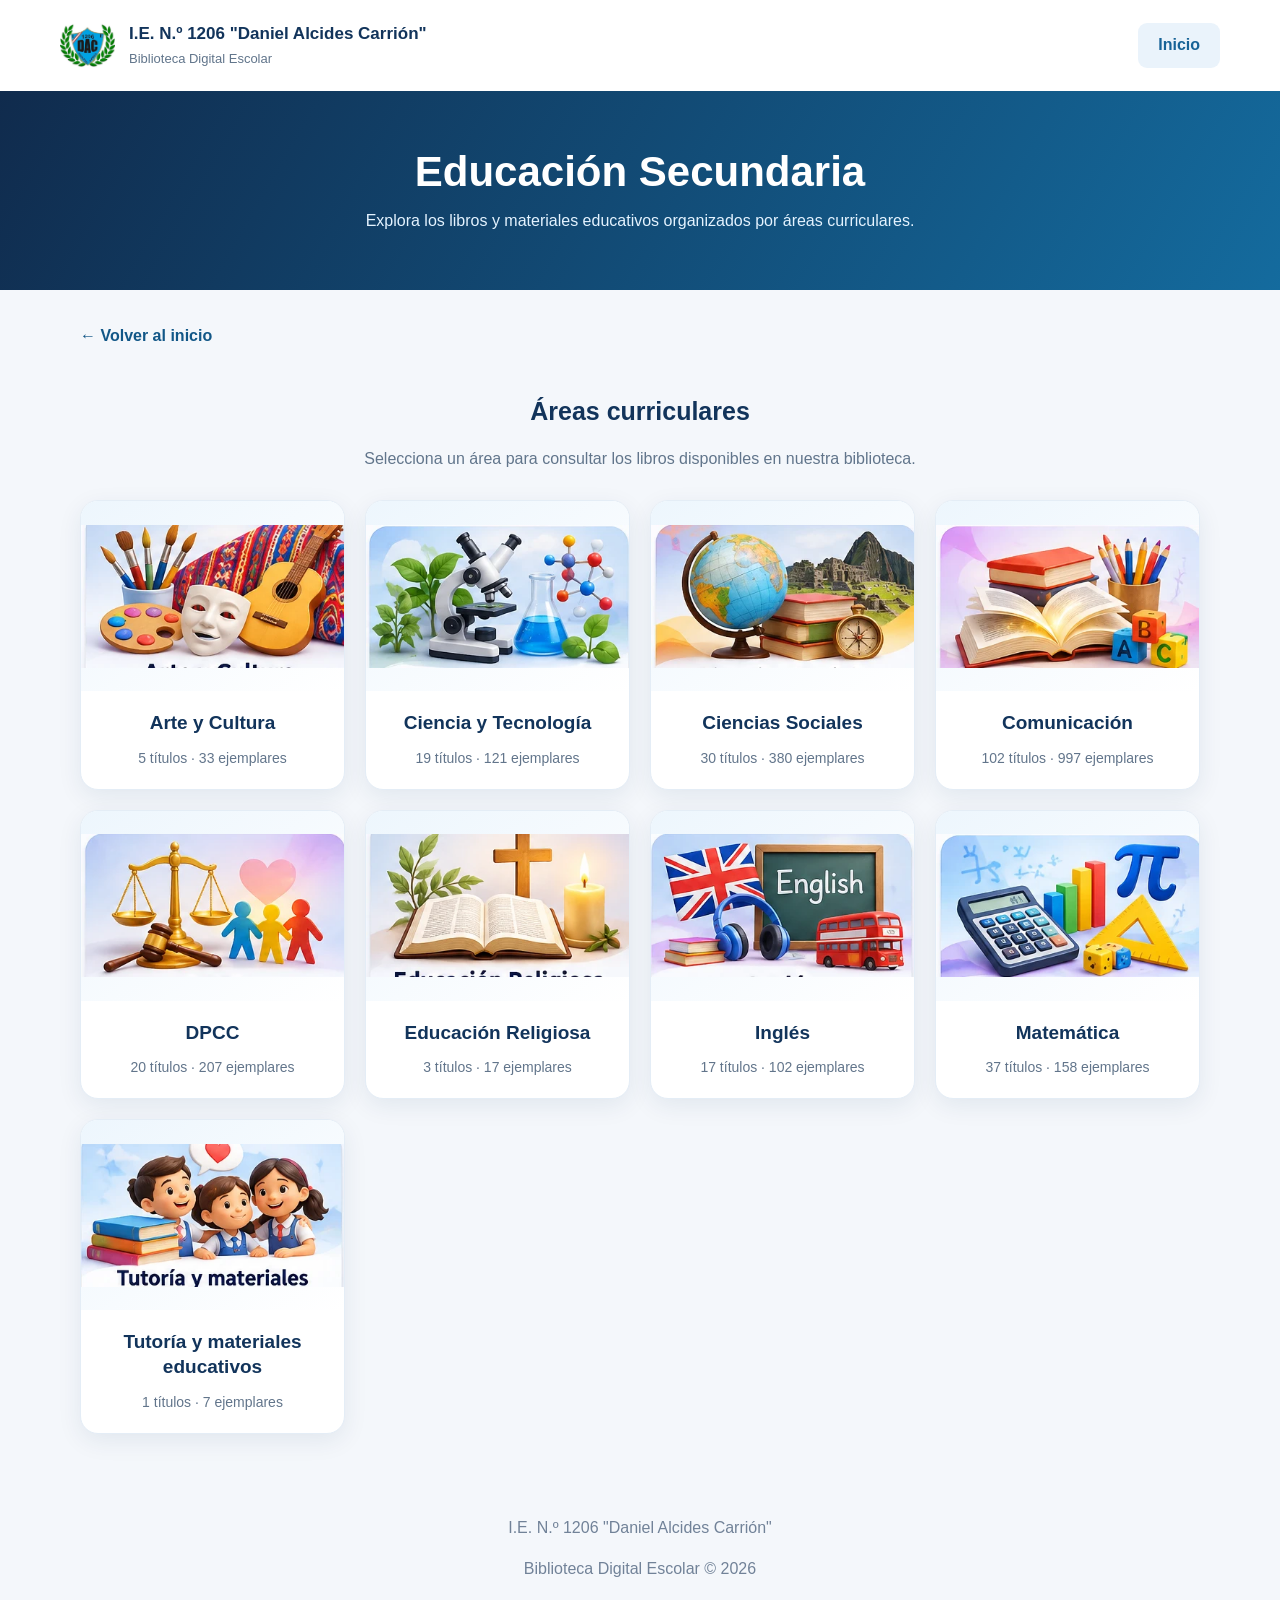
<file: secundaria.html>
<!DOCTYPE html>
<html lang="es">

<head>
    <meta charset="UTF-8">
    <meta name="viewport" content="width=device-width, initial-scale=1">

    <title>Secundaria | Biblioteca Digital DAC</title>

    <link rel="stylesheet" href="estilos.css">

    <style>
        /* ENCABEZADO INSTITUCIONAL */

        .encabezado-biblioteca {
            display: flex;
            align-items: center;
            justify-content: space-between;
            gap: 20px;
        }

        .identidad {
            display: flex;
            align-items: center;
            gap: 14px;
        }

        .identidad img {
            width: 55px;
            height: 55px;
            object-fit: contain;
        }

        .identidad strong {
            display: block;
            font-size: 17px;
            line-height: 1.4;
        }

        .identidad span {
            display: block;
            font-size: 13px;
            color: #61758b;
            margin-top: 3px;
        }

        .enlace-inicio {
            padding: 10px 20px;
            background: #eaf3fb;
            border-radius: 9px;
            white-space: nowrap;
        }

        .enlace-inicio:hover {
            background: #d7e9f8;
        }

        /* PRESENTACIÓN */

        .intro-seccion {
            text-align: center;
            margin-bottom: 28px;
        }

        .intro-seccion h2 {
            color: #12345b;
            font-size: 25px;
            margin-bottom: 10px;
        }

        .intro-seccion p {
            color: #61758b;
            line-height: 1.6;
        }

        /* ADAPTACIÓN A CELULARES */

        @media (max-width: 600px) {

            .identidad img {
                width: 43px;
                height: 43px;
            }

            .identidad strong {
                font-size: 13px;
            }

            .identidad span {
                font-size: 11px;
            }

            .enlace-inicio {
                padding: 9px 12px;
                font-size: 13px;
            }

            .intro-seccion h2 {
                font-size: 21px;
            }
        }
    </style>
</head>

<body>

    <!-- ENCABEZADO -->

    <header class="encabezado-biblioteca">

        <div class="identidad">

            <img
                src="imagenes/escudo.png"
                alt="Escudo del colegio"
            >

            <div>
                <strong>
                    I.E. N.º 1206 "Daniel Alcides Carrión"
                </strong>

                <span>Biblioteca Digital Escolar</span>
            </div>

        </div>

        <a class="enlace-inicio" href="index.html">
            Inicio
        </a>

    </header>

    <!-- PORTADA -->

    <section class="hero">

        <h1>Educación Secundaria</h1>

        <p>
            Explora los libros y materiales educativos
            organizados por áreas curriculares.
        </p>

    </section>

    <!-- CONTENIDO -->

    <main class="container">

        <a class="back" href="index.html">
            ← Volver al inicio
        </a>

        <div class="intro-seccion">

            <h2>Áreas curriculares</h2>

            <p>
                Selecciona un área para consultar
                los libros disponibles en nuestra biblioteca.
            </p>

        </div>

        <!-- LAS TARJETAS SE CARGAN AUTOMÁTICAMENTE -->

        <div class="cards" id="areas"></div>

    </main>

    <!-- PIE DE PÁGINA -->

    <footer>

        <p>
            I.E. N.º 1206 "Daniel Alcides Carrión"
        </p>

        <p>
            Biblioteca Digital Escolar © 2026
        </p>

    </footer>

    <!-- CARGAR ÁREAS DESDE EL CATÁLOGO -->

    <script src="js/catalogo.js"></script>

    <script>
        cargarAreas("secundaria");
    </script>

</body>
</html>
</file>
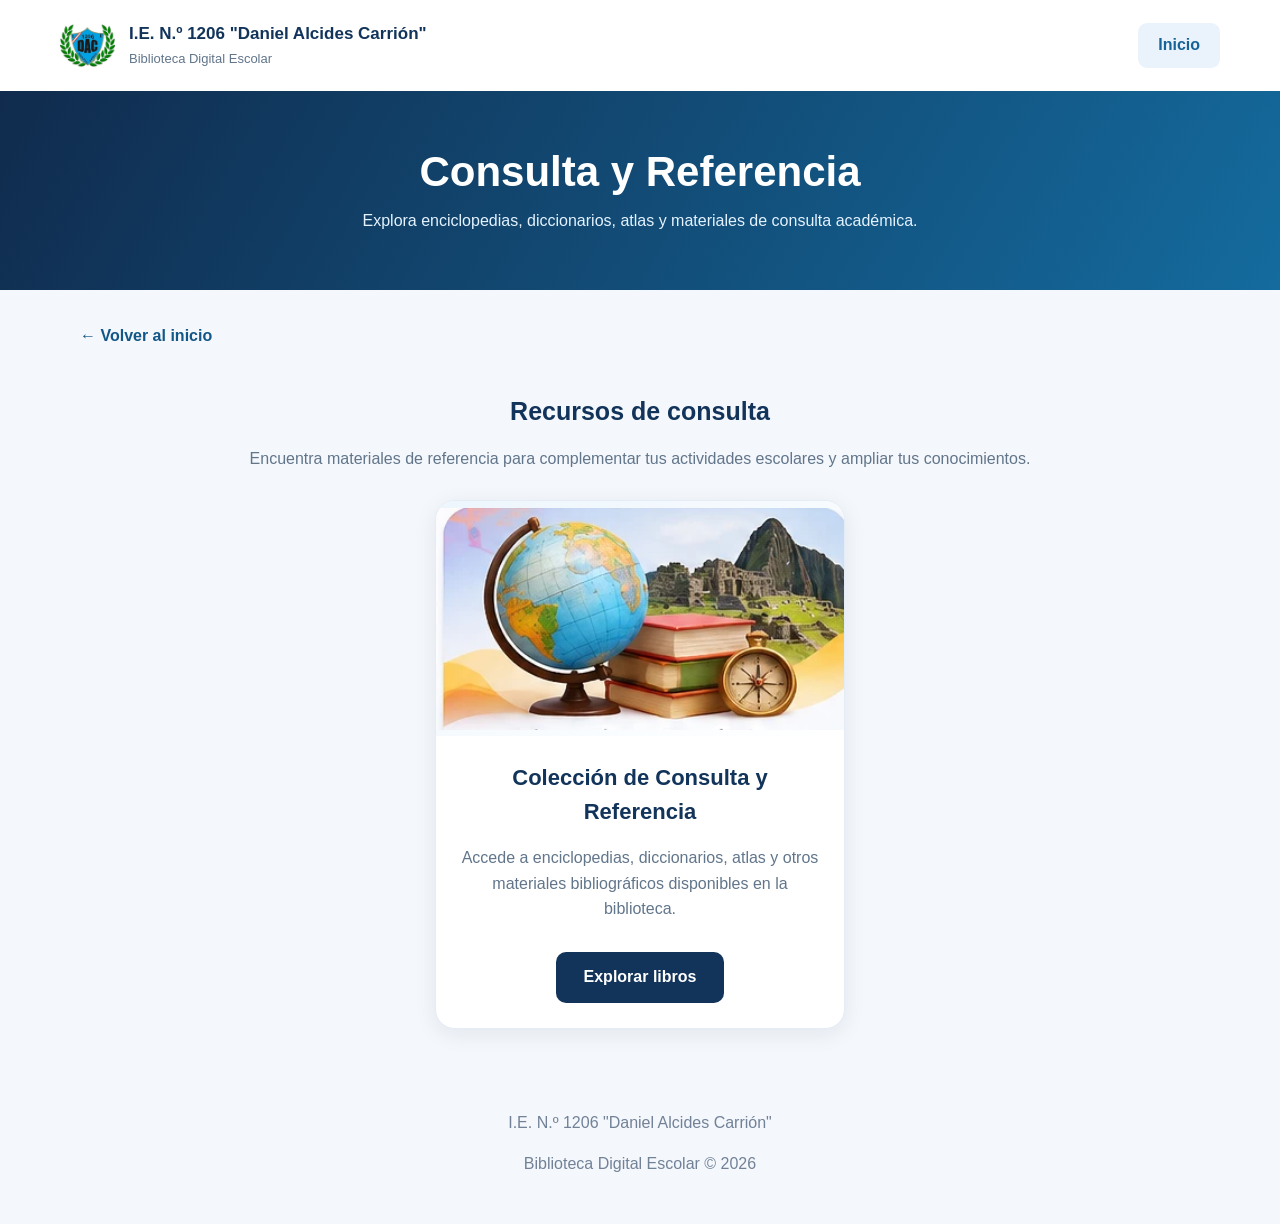
<file: transversal.html>
<!DOCTYPE html>
<html lang="es">

<head>
    <meta charset="UTF-8">
    <meta name="viewport" content="width=device-width, initial-scale=1">

    <title>Consulta y Referencia | Biblioteca Digital DAC</title>

    <link rel="stylesheet" href="estilos.css">

    <style>
        /* ENCABEZADO INSTITUCIONAL */

        .encabezado-biblioteca {
            display: flex;
            align-items: center;
            justify-content: space-between;
            gap: 20px;
        }

        .identidad {
            display: flex;
            align-items: center;
            gap: 14px;
        }

        .identidad img {
            width: 55px;
            height: 55px;
            object-fit: contain;
        }

        .identidad strong {
            display: block;
            font-size: 17px;
            line-height: 1.4;
        }

        .identidad span {
            display: block;
            font-size: 13px;
            color: #61758b;
            margin-top: 3px;
        }

        .enlace-inicio {
            padding: 10px 20px;
            background: #eaf3fb;
            border-radius: 9px;
            white-space: nowrap;
        }

        .enlace-inicio:hover {
            background: #d7e9f8;
        }

        /* PRESENTACIÓN */

        .intro-seccion {
            text-align: center;
            margin-bottom: 28px;
        }

        .intro-seccion h2 {
            color: #12345b;
            font-size: 25px;
            margin-bottom: 10px;
        }

        .intro-seccion p {
            color: #61758b;
            line-height: 1.6;
        }

        /* TARJETA CON IMAGEN 3D */

        .tarjeta-referencia {
            max-width: 410px;
            margin: 0 auto;
            padding: 0;
            overflow: hidden;
            border-radius: 20px;
            border: 1px solid #e4edf6;
            background: white;
            text-align: center;
            box-shadow: 0 5px 22px #14365614;
            transition: transform .25s ease,
                        box-shadow .25s ease;
        }

        .tarjeta-referencia:hover {
            transform: translateY(-5px);
            box-shadow: 0 12px 30px #14365625;
        }

        .imagen-referencia {
            height: 235px;
            background: linear-gradient(
                145deg,
                #edf6fd,
                #ffffff
            );
            display: flex;
            justify-content: center;
            align-items: center;
            overflow: hidden;
        }

        .imagen-referencia img {
            width: 100%;
            height: 100%;
            object-fit: contain;
            transition: transform .3s ease;
        }

        .tarjeta-referencia:hover .imagen-referencia img {
            transform: scale(1.04);
        }

        .contenido-referencia {
            padding: 25px;
        }

        .contenido-referencia h2 {
            color: #12345b;
            font-size: 22px;
            margin: 0 0 12px;
        }

        .contenido-referencia p {
            color: #61758b;
            line-height: 1.6;
        }

        .boton-referencia {
            display: inline-block;
            margin-top: 14px;
            padding: 13px 28px;
            background: #12345b;
            color: white;
            border-radius: 10px;
            text-decoration: none;
            font-weight: 600;
            transition: background .2s ease;
        }

        .boton-referencia:hover {
            background: #176b9d;
        }

        /* ADAPTACIÓN A CELULARES */

        @media (max-width: 600px) {
            .identidad img {
                width: 43px;
                height: 43px;
            }

            .identidad strong {
                font-size: 13px;
            }

            .identidad span {
                font-size: 11px;
            }

            .enlace-inicio {
                padding: 9px 12px;
                font-size: 13px;
            }

            .imagen-referencia {
                height: 200px;
            }

            .intro-seccion h2 {
                font-size: 21px;
            }
        }
    </style>
</head>

<body>

    <!-- ENCABEZADO -->

    <header class="encabezado-biblioteca">

        <div class="identidad">
            <img
                src="imagenes/escudo.png"
                alt="Escudo del colegio"
            >

            <div>
                <strong>
                    I.E. N.º 1206 "Daniel Alcides Carrión"
                </strong>
                <span>Biblioteca Digital Escolar</span>
            </div>
        </div>

        <a class="enlace-inicio" href="index.html">
            Inicio
        </a>

    </header>

    <!-- PORTADA DE SECCIÓN -->

    <section class="hero">
        <h1>Consulta y Referencia</h1>
        <p>
            Explora enciclopedias, diccionarios, atlas
            y materiales de consulta académica.
        </p>
    </section>

    <!-- CONTENIDO PRINCIPAL -->

    <main class="container">

        <a class="back" href="index.html">
            ← Volver al inicio
        </a>

        <div class="intro-seccion">
            <h2>Recursos de consulta</h2>
            <p>
                Encuentra materiales de referencia para
                complementar tus actividades escolares
                y ampliar tus conocimientos.
            </p>
        </div>

        <div class="tarjeta-referencia">

            <div class="imagen-referencia">
                <img
                    src="imagenes/areas/consulta-referencia.png"
                    alt="Enciclopedias, diccionarios y atlas"
                >
            </div>

            <div class="contenido-referencia">

                <h2>Colección de Consulta y Referencia</h2>

                <p>
                    Accede a enciclopedias, diccionarios,
                    atlas y otros materiales bibliográficos
                    disponibles en la biblioteca.
                </p>

                <a
                    class="boton-referencia"
                    href="libros.html?nivel=transversal"
                >
                    Explorar libros
                </a>

            </div>

        </div>

    </main>

    <!-- PIE DE PÁGINA -->

    <footer>
        <p>
            I.E. N.º 1206 "Daniel Alcides Carrión"
        </p>

        <p>
            Biblioteca Digital Escolar © 2026
        </p>
    </footer>

</body>
</html>
</file>
<file: estilos.css>
:root {
    --azul: #12345b;
    --azul-2: #176397;
    --celeste: #eaf5fc;
    --fondo: #f4f7fb;
    --texto: #23344a;
    --muted: #62758b;
    --borde: #e0eaf3;
    --sombra: 0 7px 25px rgba(18, 52, 91, .08)
}

* {
    box-sizing: border-box
}

html {
    scroll-behavior: smooth
}

body {
    margin: 0;
    background: var(--fondo);
    color: var(--texto);
    font-family: 'Segoe UI', Arial, sans-serif;
    line-height: 1.55
}

header {
    background: #fff;
    padding: 18px max(20px, calc((100% - 1160px)/2));
    display: flex;
    justify-content: space-between;
    align-items: center;
    gap: 12px;
    flex-wrap: wrap;
    box-shadow: 0 2px 14px #122a4412
}

header a {
    color: var(--azul-2);
    text-decoration: none;
    font-weight: 700;
    transition: color .2s
}

header a:hover {
    color: var(--azul)
}

header strong {
    font-size: 20px;
    color: var(--azul)
}

.hero {
    background: linear-gradient(120deg, #102b4d, #146b9e);
    color: #fff;
    padding: 56px 20px;
    text-align: center
}

.hero h1 {
    font-size: clamp(28px, 5vw, 42px);
    margin: 0 0 12px;
    line-height: 1.2
}

.hero p {
    margin: 0;
    color: #e4f3ff
}

.container {
    max-width: 1160px;
    margin: 34px auto;
    padding: 0 20px
}

.cards {
    display: grid;
    grid-template-columns: repeat(auto-fit, minmax(min(100%, 235px), 1fr));
    gap: 20px
}

.card {
    background: #fff;
    border: 1px solid var(--borde);
    border-radius: 18px;
    padding: 25px;
    box-shadow: var(--sombra);
    text-decoration: none;
    color: var(--texto);
    display: block;
    transition: transform .22s ease, box-shadow .22s ease, border-color .22s ease;
    overflow-wrap: anywhere
}

.card:hover {
    box-shadow: 0 15px 34px #14365620;
    transform: translateY(-4px);
    border-color: #c2dced
}

.card .emoji {
    font-size: 32px;
    display: inline-flex;
    align-items: center;
    justify-content: center;
    width: 64px;
    height: 64px;
    border-radius: 17px;
    background: #eaf5fc;
    color: var(--azul-2)
}

.card .emoji img,
.card .emoji svg {
    width: 36px;
    height: 36px;
    object-fit: contain
}

.card h2 {
    font-size: 20px;
    margin: 16px 0 8px;
    color: var(--azul);
    line-height: 1.3
}

.card p {
    margin: 8px 0;
    color: var(--muted)
}

.muted {
    color: var(--muted)
}

.controls {
    display: flex;
    gap: 12px;
    flex-wrap: wrap;
    margin: 0 0 24px
}

.controls input,
.controls select {
    padding: 12px 14px;
    border: 1px solid #cbd8e5;
    border-radius: 10px;
    font: inherit;
    min-width: 0;
    flex: 1 1 180px;
    background: #fff;
    color: var(--texto);
    transition: border-color .2s, box-shadow .2s
}

.controls input:focus,
.controls select:focus {
    outline: none;
    border-color: var(--azul-2);
    box-shadow: 0 0 0 3px #1763971b
}

.book-grid {
    display: grid;
    grid-template-columns: repeat(auto-fill, minmax(min(100%, 210px), 1fr));
    gap: 20px
}

.book {
    background: #fff;
    border: 1px solid var(--borde);
    border-radius: 16px;
    overflow: hidden;
    box-shadow: var(--sombra);
    transition: transform .2s, box-shadow .2s
}

.book:hover {
    transform: translateY(-3px);
    box-shadow: 0 13px 28px #1436561b
}

.cover {
    height: 240px;
    background: linear-gradient(140deg, #e5f1fa, #f5f9fd);
    display: flex;
    align-items: center;
    justify-content: center;
    font-size: 55px;
    color: #416d94;
    padding: 12px
}

.cover img {
    height: 100%;
    width: 100%;
    object-fit: contain;
    display: block
}

.book .body {
    padding: 18px
}

.book h3 {
    font-size: 17px;
    margin: 0 0 10px;
    line-height: 1.35;
    color: var(--azul);
    overflow-wrap: anywhere
}

.book p {
    font-size: 14px;
    margin: 6px 0;
    color: #52677d
}

.pill {
    display: inline-block;
    background: #e5f3ff;
    color: #125787;
    border-radius: 99px;
    padding: 6px 11px;
    font-size: 13px;
    font-weight: 650;
    margin-top: 10px
}

.empty {
    background: #fff;
    border: 1px solid var(--borde);
    border-radius: 15px;
    padding: 28px;
    text-align: center;
    box-shadow: var(--sombra)
}

.back {
    display: inline-flex;
    align-items: center;
    gap: 6px;
    margin-bottom: 22px;
    text-decoration: none;
    color: #125787;
    font-weight: 700
}

.back:hover {
    text-decoration: underline
}

footer {
    text-align: center;
    padding: 32px 20px;
    color: #718298
}

a:focus-visible,
button:focus-visible {
    outline: 3px solid #62b2e8;
    outline-offset: 3px
}

@media(max-width:600px) {
    header {
        padding: 16px 20px
    }

    .hero {
        padding: 40px 18px
    }

    .container {
        margin: 24px auto;
        padding: 0 16px
    }

    .cards,
    .book-grid {
        gap: 14px
    }

    .card {
        padding: 20px
    }

    .cover {
        height: 220px
    }
}

@media(prefers-reduced-motion:reduce) {
    html {
        scroll-behavior: auto
    }

    *,
    *::before,
    *::after {
        transition: none !important;
        animation: none !important
    }
}

/* Íconos de áreas curriculares */
.icono-area {
    display: flex;
    width: 76px;
    height: 76px;
    align-items: center;
    justify-content: center;
    margin-bottom: 20px;
    border-radius: 20px;
    border: 1px solid #d8e9f6;
    background: linear-gradient(145deg, #e6f2fc, #f3f8fd);
    color: #155b91;
    transition: transform .25s ease, background .25s ease, color .25s ease;
}

.card:hover .icono-area {
    transform: scale(1.08);
    background: #155b91;
    color: white;
}

.card h2 {
    overflow-wrap: anywhere;
}

.card:focus-visible {
    outline: 3px solid #2884c4;
    outline-offset: 3px;
}

.portada-vacia {
    font-size: 14px;
    font-weight: 700;
    color: #54718c;
}

/* ÍCONOS DE ÁREAS CURRICULARES */

.icono-area {
    width: 76px;
    height: 76px;
    display: flex;
    align-items: center;
    justify-content: center;
    background: linear-gradient(145deg, #e6f2fc, #f3f8fd);
    color: #155b91;
    border: 1px solid #d8e9f6;
    border-radius: 20px;
    margin-bottom: 20px;
    transition: transform .25s ease,
                background .25s ease,
                color .25s ease;
}

.card:hover .icono-area {
    transform: scale(1.08);
    background: #155b91;
    color: white;
}

/* PORTADA GENÉRICA */

.portada-generica {
    width: 100%;
    height: 100%;
    display: flex;
    flex-direction: column;
    align-items: center;
    justify-content: center;
    gap: 14px;
    background: linear-gradient(145deg, #e3f1fc, #f5f9fd);
    color: #155b91;
}

.portada-generica svg {
    width: 65px;
    height: 65px;
}

.portada-generica span {
    font-size: 12px;
    font-weight: 700;
    letter-spacing: 1px;
    text-align: center;
    text-transform: uppercase;
}

/* TARJETAS CON IMÁGENES 3D */

.tarjeta-area {
    padding: 0;
    overflow: hidden;
    border: 1px solid #e4edf6;
    border-radius: 18px;
    transition: transform .25s ease,
                box-shadow .25s ease;
}

.tarjeta-area:hover {
    transform: translateY(-5px);
    box-shadow: 0 12px 30px #14365625;
}

.imagen-area {
    height: 190px;
    background: linear-gradient(145deg, #edf6fd, #ffffff);
    display: flex;
    align-items: center;
    justify-content: center;
    overflow: hidden;
}

.imagen-area img {
    width: 100%;
    height: 100%;
    object-fit: contain;
    transition: transform .3s ease;
}

.tarjeta-area:hover .imagen-area img {
    transform: scale(1.05);
}

.contenido-area {
    padding: 20px;
    text-align: center;
}

.contenido-area h2 {
    margin: 0 0 12px;
    color: #12345b;
    font-size: 19px;
}

.contenido-area .muted {
    margin: 0;
    font-size: 14px;
    line-height: 1.5;
}

@media (max-width: 600px) {
    .imagen-area {
        height: 175px;
    }
}
</file>
